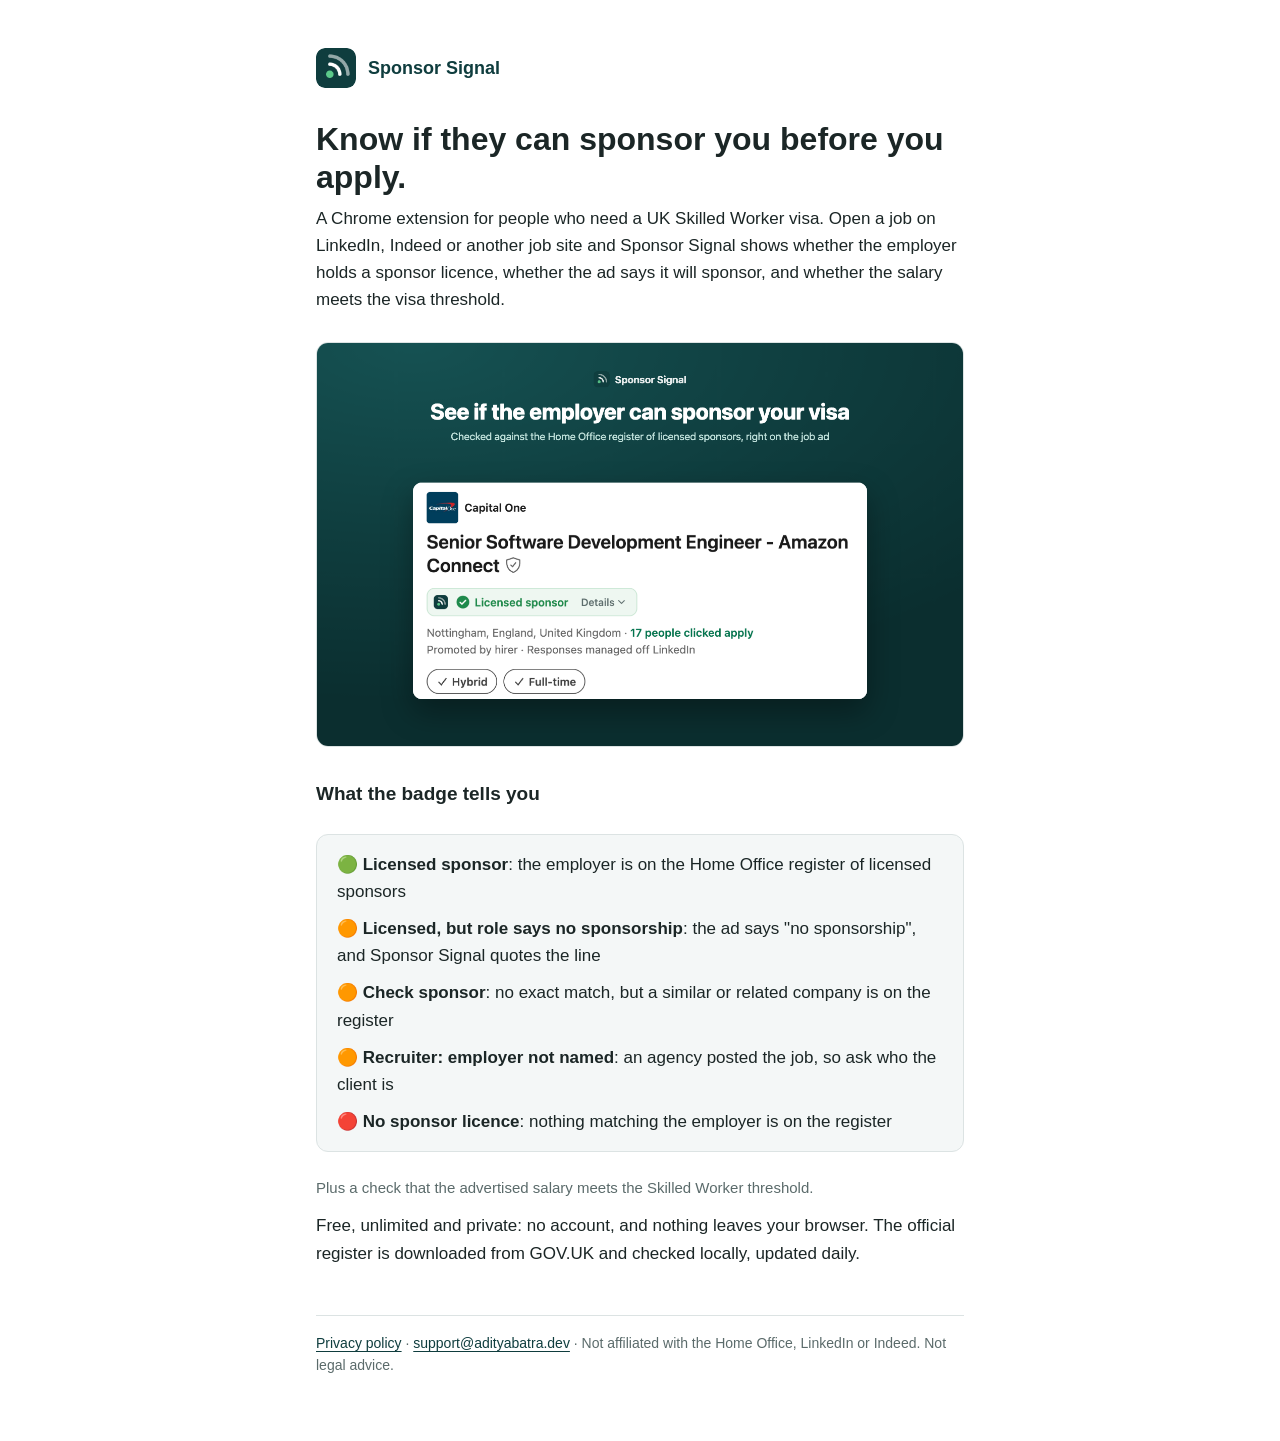
<file: index.html>
<!doctype html>
<html lang="en-GB">
<head>
  <meta charset="utf-8">
  <meta name="viewport" content="width=device-width, initial-scale=1">
  <title>Sponsor Signal</title>
  <meta name="description" content="Know if they can sponsor you before you apply. UK visa sponsor checker for LinkedIn, Indeed and more.">
  <link rel="icon" href="icon.png">
  <link rel="stylesheet" href="style.css">
</head>
<body>
<main>
  <header><img src="icon.png" alt=""><a href="./">Sponsor Signal</a></header>

  <h1>Know if they can sponsor you before you apply.</h1>
  <p>A Chrome extension for people who need a UK Skilled Worker visa. Open a job on LinkedIn,
    Indeed or another job site and Sponsor Signal shows whether the employer holds a sponsor
    licence, whether the ad says it will sponsor, and whether the salary meets the visa threshold.</p>

  <figure class="shot">
    <img src="screenshot.png" width="1280" height="800"
      alt="A LinkedIn job ad with the Sponsor Signal bar under the title, showing Licensed sponsor">
  </figure>

  <h2>What the badge tells you</h2>
  <ul class="card badges">
    <li>🟢 <strong>Licensed sponsor</strong>: the employer is on the Home Office register of licensed sponsors</li>
    <li>🟠 <strong>Licensed, but role says no sponsorship</strong>: the ad says "no sponsorship", and Sponsor Signal quotes the line</li>
    <li>🟠 <strong>Check sponsor</strong>: no exact match, but a similar or related company is on the register</li>
    <li>🟠 <strong>Recruiter: employer not named</strong>: an agency posted the job, so ask who the client is</li>
    <li>🔴 <strong>No sponsor licence</strong>: nothing matching the employer is on the register</li>
  </ul>
  <p class="muted">Plus a check that the advertised salary meets the Skilled Worker threshold.</p>

  <p>Free, unlimited and private: no account, and nothing leaves your browser. The official
    register is downloaded from GOV.UK and checked locally, updated daily.</p>

  <footer><a href="privacy/">Privacy policy</a> ·
    <a href="mailto:support@adityabatra.dev">support@adityabatra.dev</a> ·
    Not affiliated with the Home Office, LinkedIn or Indeed. Not legal advice.</footer>
</main>
</body>
</html>
</file>
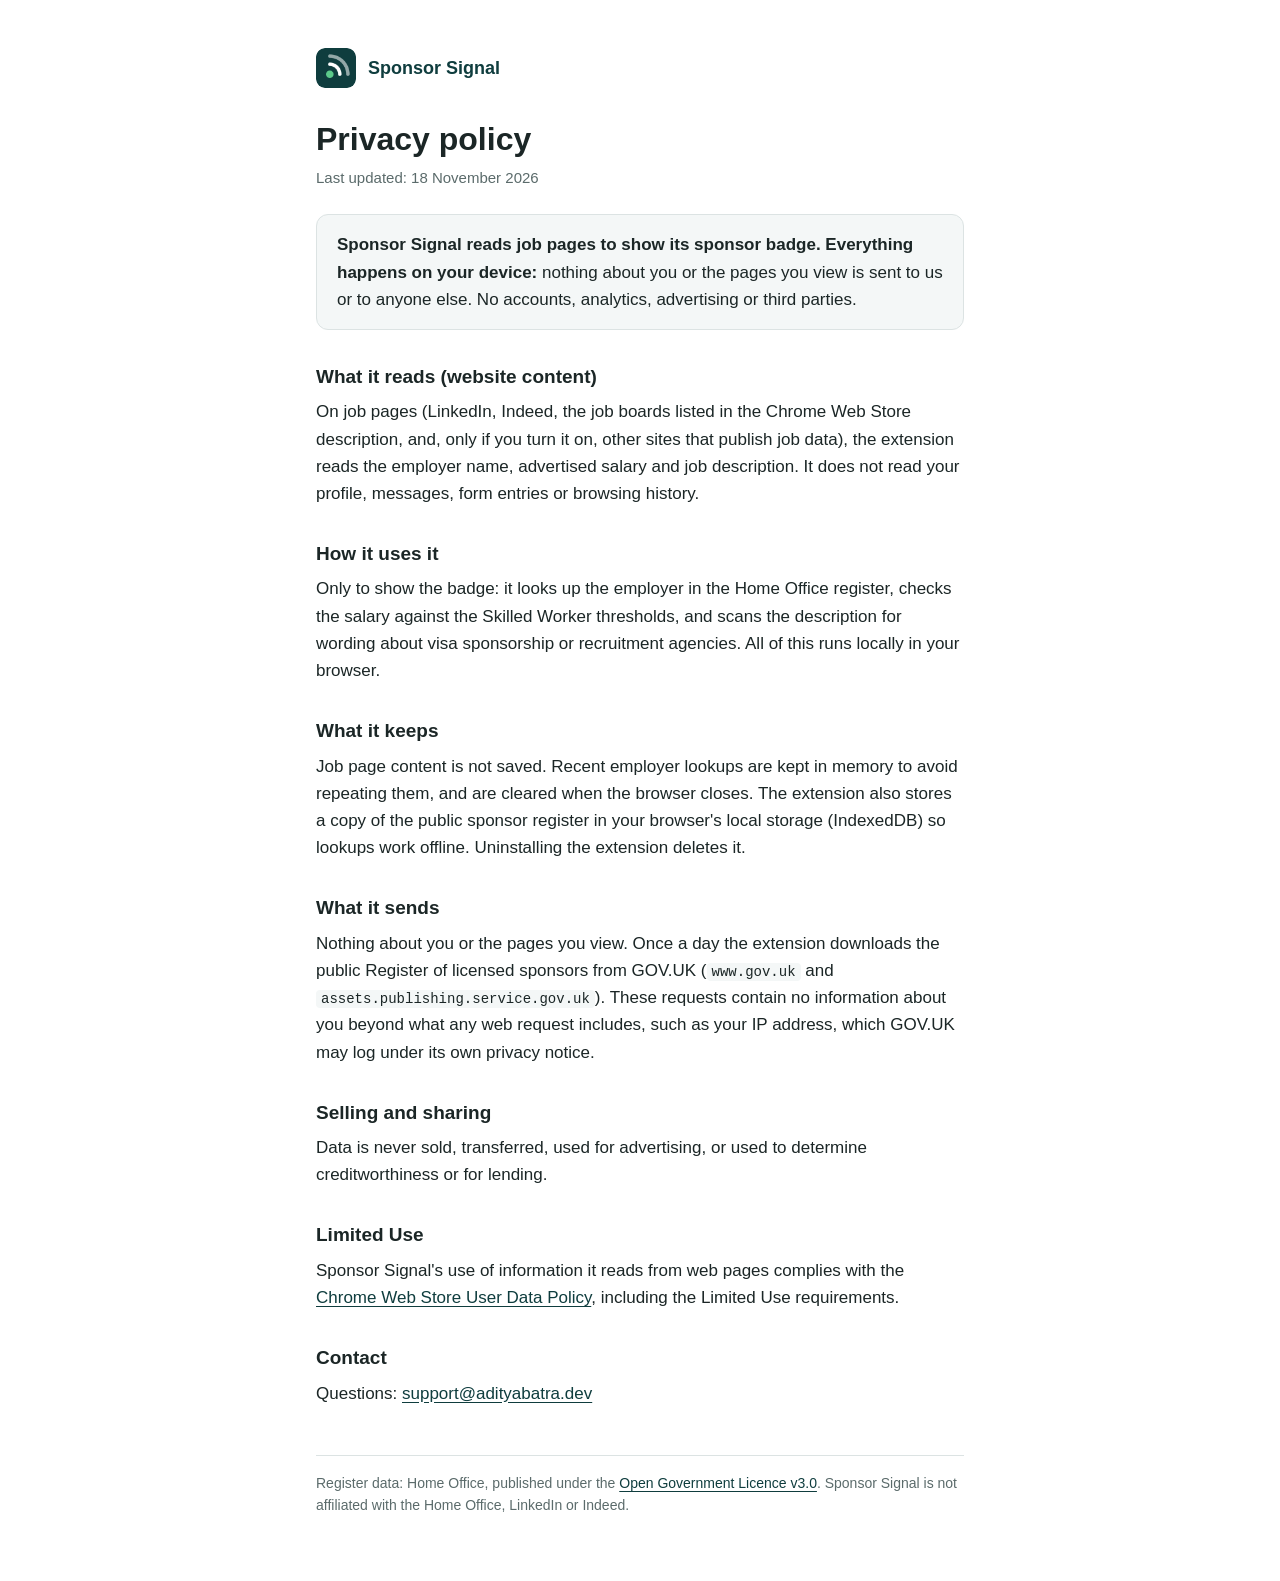
<file: privacy/index.html>
<!doctype html>
<html lang="en-GB">
<head>
  <meta charset="utf-8">
  <meta name="viewport" content="width=device-width, initial-scale=1">
  <title>Privacy policy · Sponsor Signal</title>
  <meta name="description" content="Sponsor Signal reads job pages only on your device to show its sponsor badge. Nothing is sent to us or anyone else.">
  <link rel="icon" href="../icon.png">
  <link rel="stylesheet" href="../style.css">
</head>
<body>
<main>
  <header><img src="../icon.png" alt=""><a href="../">Sponsor Signal</a></header>

  <h1>Privacy policy</h1>
  <p class="muted">Last updated: 18 November 2026</p>

  <div class="card"><strong>Sponsor Signal reads job pages to show its sponsor badge. Everything
    happens on your device:</strong> nothing about you or the pages you view is sent to us or to
    anyone else. No accounts, analytics, advertising or third parties.</div>

  <h2>What it reads (website content)</h2>
  <p>On job pages (LinkedIn, Indeed, the job boards listed in the Chrome Web Store description,
    and, only if you turn it on, other sites that publish job data), the extension reads the
    employer name, advertised salary and job description. It does not read your profile,
    messages, form entries or browsing history.</p>

  <h2>How it uses it</h2>
  <p>Only to show the badge: it looks up the employer in the Home Office register, checks the
    salary against the Skilled Worker thresholds, and scans the description for wording about
    visa sponsorship or recruitment agencies. All of this runs locally in your browser.</p>

  <h2>What it keeps</h2>
  <p>Job page content is not saved. Recent employer lookups are kept in memory to avoid repeating
    them, and are cleared when the browser closes. The extension also stores a copy of the public
    sponsor register in your browser's local storage (IndexedDB) so lookups work offline.
    Uninstalling the extension deletes it.</p>

  <h2>What it sends</h2>
  <p>Nothing about you or the pages you view. Once a day the extension downloads the public
    Register of licensed sponsors from GOV.UK (<code>www.gov.uk</code> and
    <code>assets.publishing.service.gov.uk</code>). These requests contain no information about you
    beyond what any web request includes, such as your IP address, which GOV.UK may log under its
    own privacy notice.</p>

  <h2>Selling and sharing</h2>
  <p>Data is never sold, transferred, used for advertising, or used to determine creditworthiness
    or for lending.</p>

  <h2>Limited Use</h2>
  <p>Sponsor Signal's use of information it reads from web pages complies with the
    <a href="https://developer.chrome.com/docs/webstore/program-policies/user-data-faq">Chrome Web Store User Data Policy</a>,
    including the Limited Use requirements.</p>

  <h2>Contact</h2>
  <p>Questions: <a href="mailto:support@adityabatra.dev">support@adityabatra.dev</a></p>

  <footer>Register data: Home Office, published under the
    <a href="https://www.nationalarchives.gov.uk/doc/open-government-licence/version/3/">Open Government Licence v3.0</a>.
    Sponsor Signal is not affiliated with the Home Office, LinkedIn or Indeed.</footer>
</main>
</body>
</html>
</file>
<file: style.css>
:root {
  --ink: #0F3D3E; --text: #1B2626; --muted: #5B6B6B; --line: #DCE3E3; --bg: #FFFFFF; --surface: #F4F7F7;
  color-scheme: light dark;
}
@media (prefers-color-scheme: dark) {
  :root { --ink: #8FD1C8; --text: #E6EEEE; --muted: #A3B3B3; --line: #2F4040; --bg: #141C1C; --surface: #1B2626; }
}
* { box-sizing: border-box; }
body { margin: 0; background: var(--bg); color: var(--text);
  font: 17px/1.6 -apple-system, BlinkMacSystemFont, "Segoe UI", Roboto, "Helvetica Neue", Arial, sans-serif; }
main { max-width: 680px; margin: 0 auto; padding: 48px 16px 64px; }
header { display: flex; align-items: center; gap: 12px; margin-bottom: 32px; }
header img { width: 40px; height: 40px; border-radius: 9px; }
header a { color: var(--ink); font-weight: 700; font-size: 18px; text-decoration: none; }
h1 { font-size: 32px; line-height: 1.2; margin: 0 0 8px; }
h2 { font-size: 19px; margin: 32px 0 6px; }
p, li { margin: 0 0 12px; }
.muted { color: var(--muted); font-size: 15px; }
a { color: var(--ink); text-underline-offset: 3px; }
code { font: 14px ui-monospace, SFMono-Regular, Menlo, monospace; background: var(--surface); padding: 1px 5px; border-radius: 4px; }
.card { border: 1px solid var(--line); background: var(--surface); border-radius: 12px; padding: 16px 20px; margin: 24px 0; }
footer { margin-top: 48px; padding-top: 16px; border-top: 1px solid var(--line); color: var(--muted); font-size: 14px; }
.shot { margin: 28px 0; }
.shot img { display: block; width: 100%; height: auto; border-radius: 12px; border: 1px solid var(--line); }
.badges { list-style: none; }
.badges li { margin: 0 0 10px; }
.badges li:last-child { margin: 0; }
</file>
